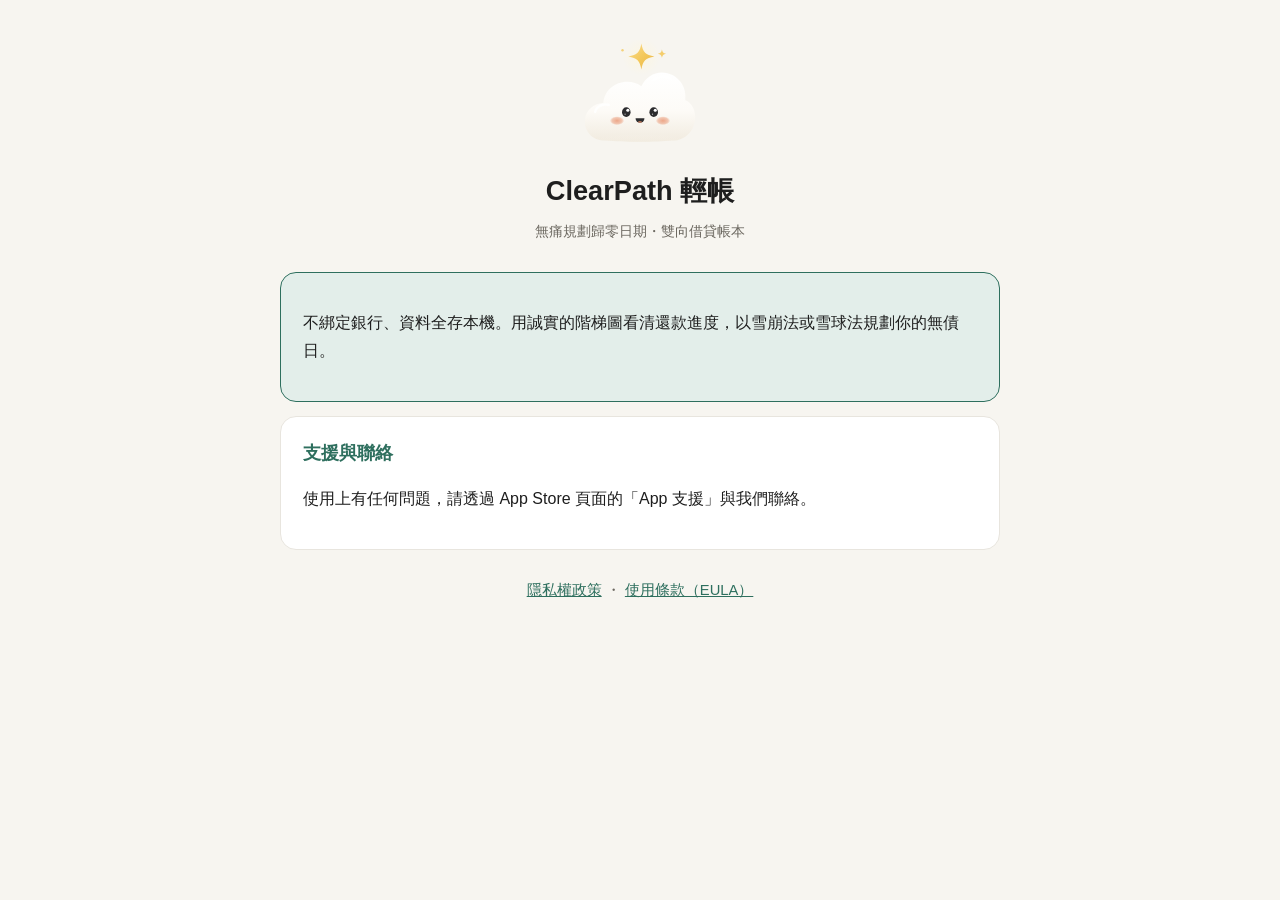
<file: index.html>
<!doctype html>
<html lang="zh-Hant-TW">
<head>
<meta charset="utf-8">
<meta name="viewport" content="width=device-width, initial-scale=1">
<title>ClearPath 輕帳 - 債務管理與還款計畫</title>
<link rel="stylesheet" href="style.css">
</head>
<body>
<main>
  <header>
    <img src="mascot.svg" alt="ClearPath 輕帳 吉祥物" width="120">
    <h1>ClearPath 輕帳</h1>
    <p class="meta">無痛規劃歸零日期・雙向借貸帳本</p>
  </header>
  <section class="highlight">
    <p>不綁定銀行、資料全存本機。用誠實的階梯圖看清還款進度，以雪崩法或雪球法規劃你的無債日。</p>
  </section>
  <section>
    <h2>支援與聯絡</h2>
    <p>使用上有任何問題，請透過 App Store 頁面的「App 支援」與我們聯絡。</p>
  </section>
  <footer>
    <a href="privacy.html">隱私權政策</a> ・ <a href="terms.html">使用條款（EULA）</a>
  </footer>
</main>
</body>
</html>
</file>
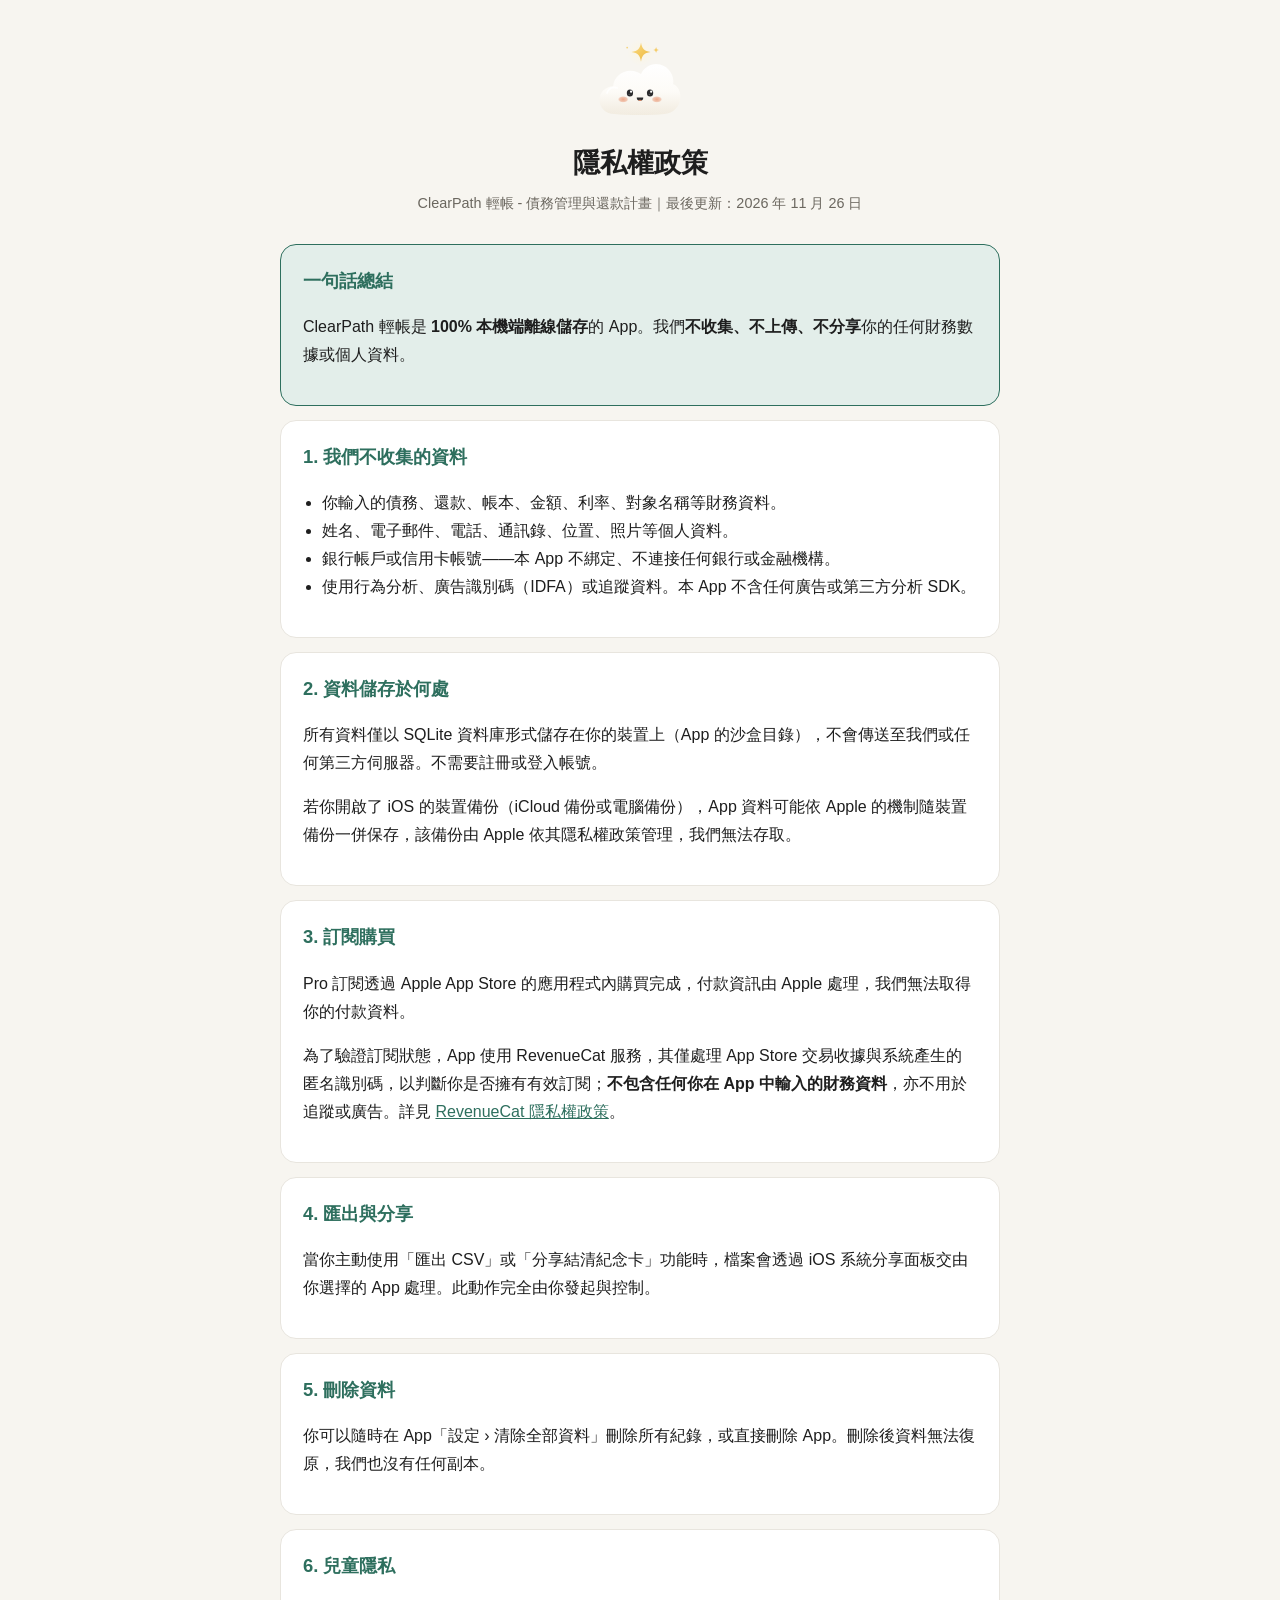
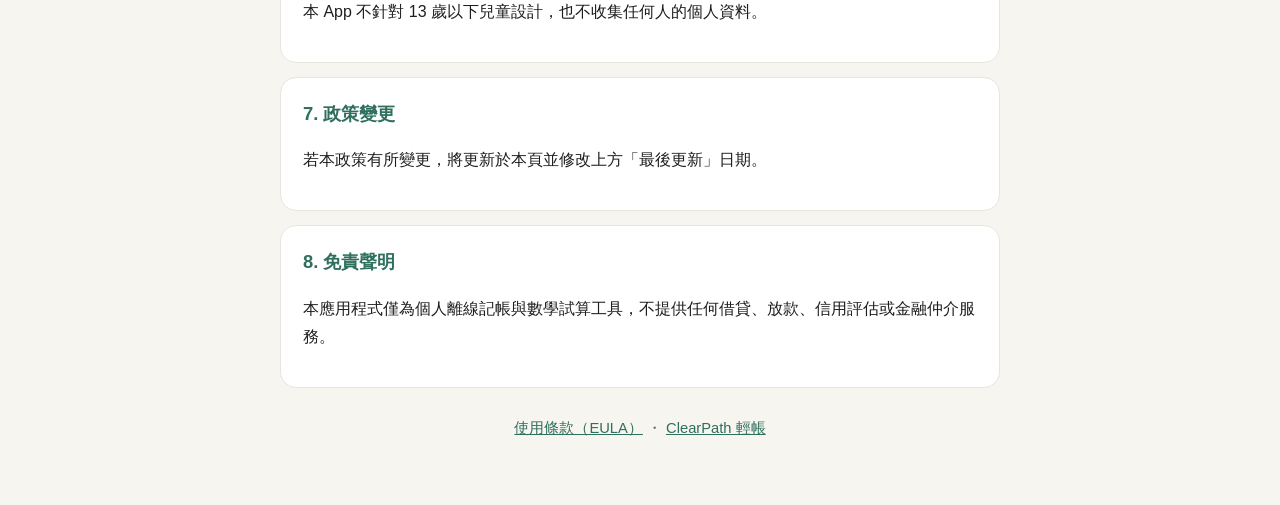
<file: privacy.html>
<!doctype html>
<html lang="zh-Hant-TW">
<head>
<meta charset="utf-8">
<meta name="viewport" content="width=device-width, initial-scale=1">
<title>隱私權政策｜ClearPath 輕帳</title>
<link rel="stylesheet" href="style.css">
</head>
<body>
<main>
  <header>
    <img src="mascot.svg" alt="ClearPath 輕帳 吉祥物" width="88">
    <h1>隱私權政策</h1>
    <p class="meta">ClearPath 輕帳 - 債務管理與還款計畫｜最後更新：2026 年 11 月 26 日</p>
  </header>

  <section class="highlight">
    <h2>一句話總結</h2>
    <p>ClearPath 輕帳是 <strong>100% 本機端離線儲存</strong>的 App。我們<strong>不收集、不上傳、不分享</strong>你的任何財務數據或個人資料。</p>
  </section>

  <section>
    <h2>1. 我們不收集的資料</h2>
    <ul>
      <li>你輸入的債務、還款、帳本、金額、利率、對象名稱等財務資料。</li>
      <li>姓名、電子郵件、電話、通訊錄、位置、照片等個人資料。</li>
      <li>銀行帳戶或信用卡帳號——本 App 不綁定、不連接任何銀行或金融機構。</li>
      <li>使用行為分析、廣告識別碼（IDFA）或追蹤資料。本 App 不含任何廣告或第三方分析 SDK。</li>
    </ul>
  </section>

  <section>
    <h2>2. 資料儲存於何處</h2>
    <p>所有資料僅以 SQLite 資料庫形式儲存在你的裝置上（App 的沙盒目錄），不會傳送至我們或任何第三方伺服器。不需要註冊或登入帳號。</p>
    <p>若你開啟了 iOS 的裝置備份（iCloud 備份或電腦備份），App 資料可能依 Apple 的機制隨裝置備份一併保存，該備份由 Apple 依其隱私權政策管理，我們無法存取。</p>
  </section>

  <section>
    <h2>3. 訂閱購買</h2>
    <p>Pro 訂閱透過 Apple App Store 的應用程式內購買完成，付款資訊由 Apple 處理，我們無法取得你的付款資料。</p>
    <p>為了驗證訂閱狀態，App 使用 RevenueCat 服務，其僅處理 App Store 交易收據與系統產生的匿名識別碼，以判斷你是否擁有有效訂閱；<strong>不包含任何你在 App 中輸入的財務資料</strong>，亦不用於追蹤或廣告。詳見 <a href="https://www.revenuecat.com/privacy">RevenueCat 隱私權政策</a>。</p>
  </section>

  <section>
    <h2>4. 匯出與分享</h2>
    <p>當你主動使用「匯出 CSV」或「分享結清紀念卡」功能時，檔案會透過 iOS 系統分享面板交由你選擇的 App 處理。此動作完全由你發起與控制。</p>
  </section>

  <section>
    <h2>5. 刪除資料</h2>
    <p>你可以隨時在 App「設定 › 清除全部資料」刪除所有紀錄，或直接刪除 App。刪除後資料無法復原，我們也沒有任何副本。</p>
  </section>

  <section>
    <h2>6. 兒童隱私</h2>
    <p>本 App 不針對 13 歲以下兒童設計，也不收集任何人的個人資料。</p>
  </section>

  <section>
    <h2>7. 政策變更</h2>
    <p>若本政策有所變更，將更新於本頁並修改上方「最後更新」日期。</p>
  </section>

  <section>
    <h2>8. 免責聲明</h2>
    <p>本應用程式僅為個人離線記帳與數學試算工具，不提供任何借貸、放款、信用評估或金融仲介服務。</p>
  </section>

  <footer>
    <a href="terms.html">使用條款（EULA）</a> ・ <a href="index.html">ClearPath 輕帳</a>
  </footer>
</main>
</body>
</html>
</file>
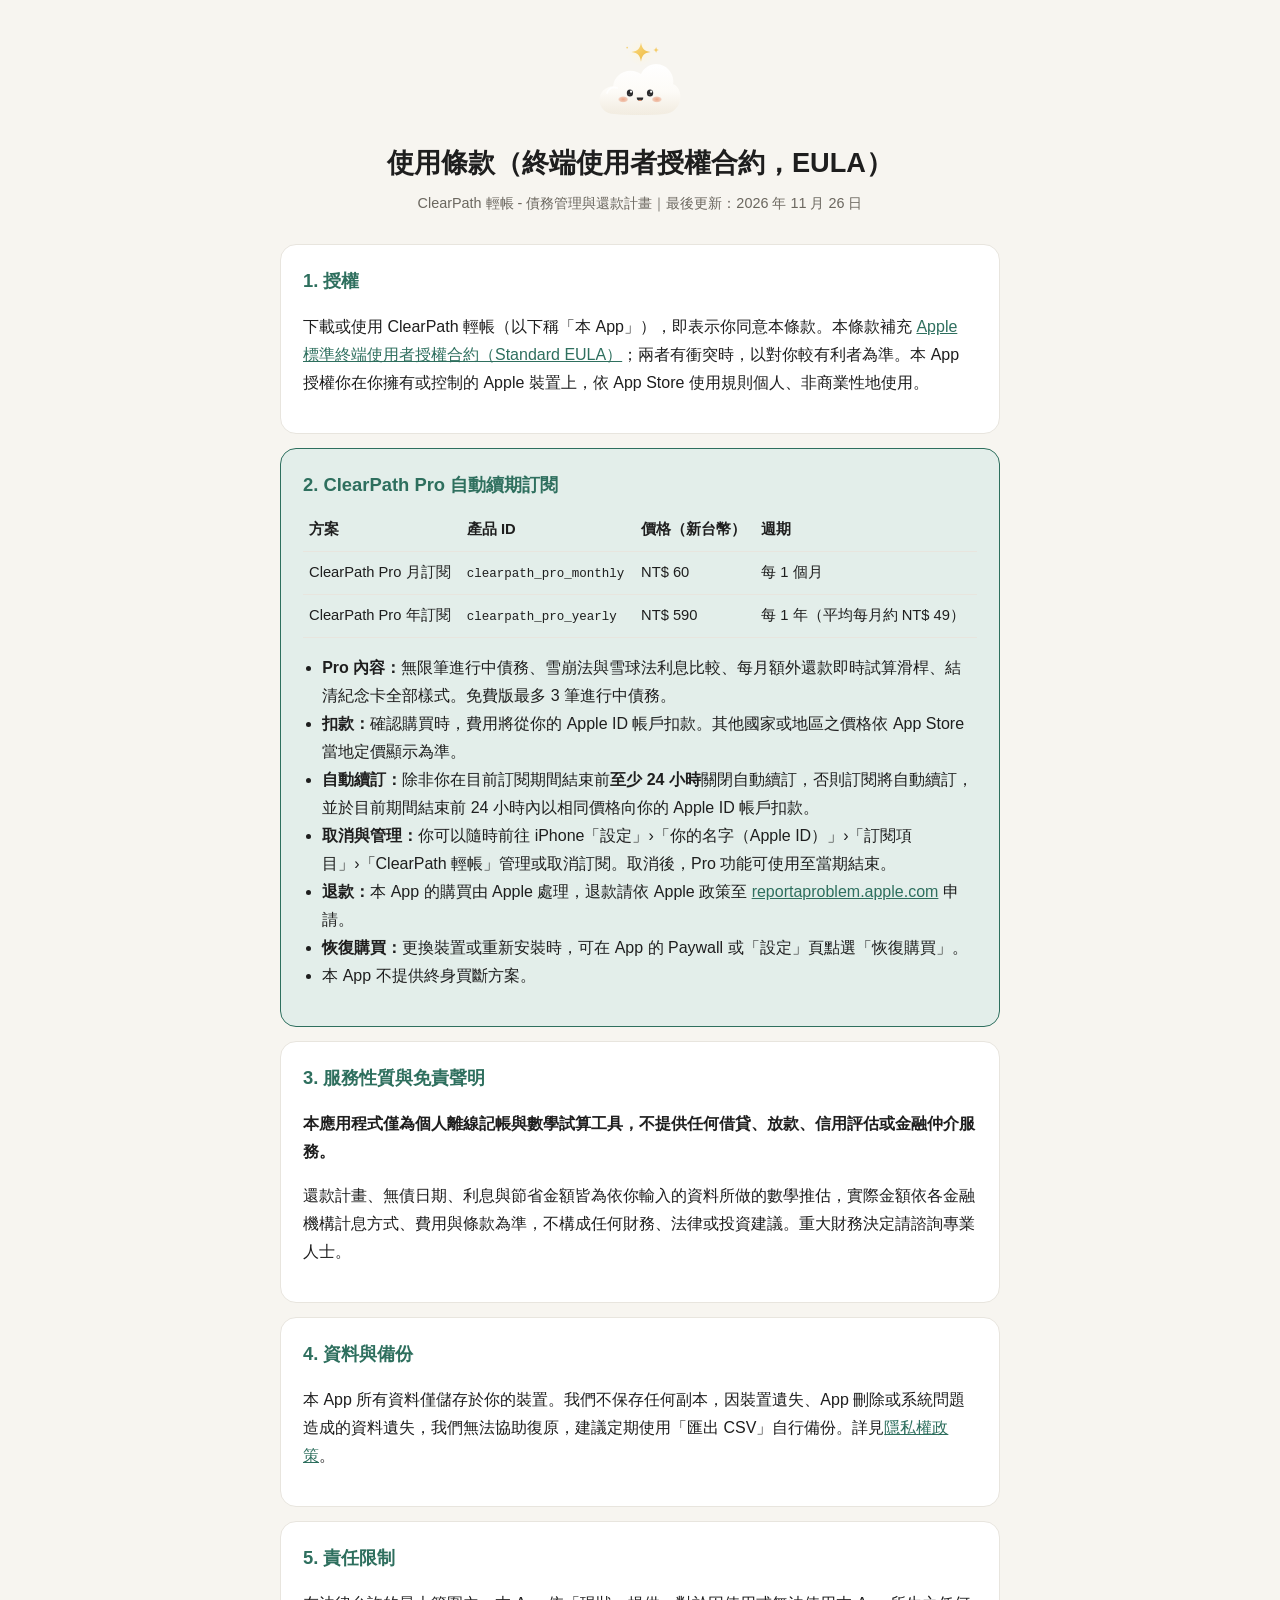
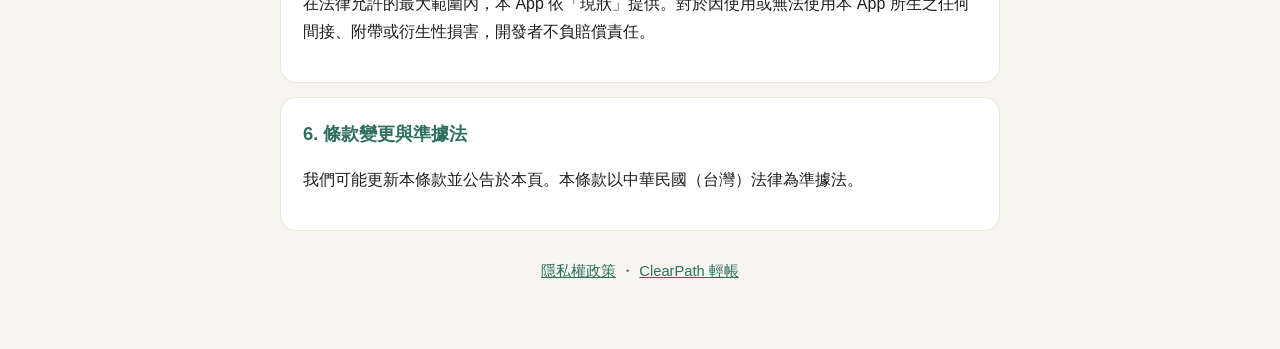
<file: terms.html>
<!doctype html>
<html lang="zh-Hant-TW">
<head>
<meta charset="utf-8">
<meta name="viewport" content="width=device-width, initial-scale=1">
<title>使用條款（EULA）｜ClearPath 輕帳</title>
<link rel="stylesheet" href="style.css">
</head>
<body>
<main>
  <header>
    <img src="mascot.svg" alt="ClearPath 輕帳 吉祥物" width="88">
    <h1>使用條款（終端使用者授權合約，EULA）</h1>
    <p class="meta">ClearPath 輕帳 - 債務管理與還款計畫｜最後更新：2026 年 11 月 26 日</p>
  </header>

  <section>
    <h2>1. 授權</h2>
    <p>下載或使用 ClearPath 輕帳（以下稱「本 App」），即表示你同意本條款。本條款補充 <a href="https://www.apple.com/legal/internet-services/itunes/dev/stdeula/">Apple 標準終端使用者授權合約（Standard EULA）</a>；兩者有衝突時，以對你較有利者為準。本 App 授權你在你擁有或控制的 Apple 裝置上，依 App Store 使用規則個人、非商業性地使用。</p>
  </section>

  <section class="highlight">
    <h2>2. ClearPath Pro 自動續期訂閱</h2>
    <table>
      <thead><tr><th>方案</th><th>產品 ID</th><th>價格（新台幣）</th><th>週期</th></tr></thead>
      <tbody>
        <tr><td>ClearPath Pro 月訂閱</td><td><code>clearpath_pro_monthly</code></td><td>NT$ 60</td><td>每 1 個月</td></tr>
        <tr><td>ClearPath Pro 年訂閱</td><td><code>clearpath_pro_yearly</code></td><td>NT$ 590</td><td>每 1 年（平均每月約 NT$ 49）</td></tr>
      </tbody>
    </table>
    <ul>
      <li><strong>Pro 內容：</strong>無限筆進行中債務、雪崩法與雪球法利息比較、每月額外還款即時試算滑桿、結清紀念卡全部樣式。免費版最多 3 筆進行中債務。</li>
      <li><strong>扣款：</strong>確認購買時，費用將從你的 Apple ID 帳戶扣款。其他國家或地區之價格依 App Store 當地定價顯示為準。</li>
      <li><strong>自動續訂：</strong>除非你在目前訂閱期間結束前<strong>至少 24 小時</strong>關閉自動續訂，否則訂閱將自動續訂，並於目前期間結束前 24 小時內以相同價格向你的 Apple ID 帳戶扣款。</li>
      <li><strong>取消與管理：</strong>你可以隨時前往 iPhone「設定」›「你的名字（Apple ID）」›「訂閱項目」›「ClearPath 輕帳」管理或取消訂閱。取消後，Pro 功能可使用至當期結束。</li>
      <li><strong>退款：</strong>本 App 的購買由 Apple 處理，退款請依 Apple 政策至 <a href="https://reportaproblem.apple.com">reportaproblem.apple.com</a> 申請。</li>
      <li><strong>恢復購買：</strong>更換裝置或重新安裝時，可在 App 的 Paywall 或「設定」頁點選「恢復購買」。</li>
      <li>本 App 不提供終身買斷方案。</li>
    </ul>
  </section>

  <section>
    <h2>3. 服務性質與免責聲明</h2>
    <p><strong>本應用程式僅為個人離線記帳與數學試算工具，不提供任何借貸、放款、信用評估或金融仲介服務。</strong></p>
    <p>還款計畫、無債日期、利息與節省金額皆為依你輸入的資料所做的數學推估，實際金額依各金融機構計息方式、費用與條款為準，不構成任何財務、法律或投資建議。重大財務決定請諮詢專業人士。</p>
  </section>

  <section>
    <h2>4. 資料與備份</h2>
    <p>本 App 所有資料僅儲存於你的裝置。我們不保存任何副本，因裝置遺失、App 刪除或系統問題造成的資料遺失，我們無法協助復原，建議定期使用「匯出 CSV」自行備份。詳見<a href="privacy.html">隱私權政策</a>。</p>
  </section>

  <section>
    <h2>5. 責任限制</h2>
    <p>在法律允許的最大範圍內，本 App 依「現狀」提供。對於因使用或無法使用本 App 所生之任何間接、附帶或衍生性損害，開發者不負賠償責任。</p>
  </section>

  <section>
    <h2>6. 條款變更與準據法</h2>
    <p>我們可能更新本條款並公告於本頁。本條款以中華民國（台灣）法律為準據法。</p>
  </section>

  <footer>
    <a href="privacy.html">隱私權政策</a> ・ <a href="index.html">ClearPath 輕帳</a>
  </footer>
</main>
</body>
</html>
</file>
<file: style.css>
:root {
  --bg: #F7F5F0; --card: #FFFFFF; --border: #E8E5DE; --text: #1E1E1E;
  --muted: #6B675F; --sage: #2E6F5E; --sage-soft: #E3EEEA; --terracotta: #D96B43;
}
@media (prefers-color-scheme: dark) {
  :root {
    --bg: #181714; --card: #221F1B; --border: #35312B; --text: #EFEBE3;
    --muted: #A9A397; --sage: #6DB39D; --sage-soft: #233530; --terracotta: #EB8C66;
  }
}
* { box-sizing: border-box; }
body {
  margin: 0; background: var(--bg); color: var(--text);
  font: 16px/1.75 -apple-system, BlinkMacSystemFont, "PingFang TC", "Noto Sans TC", sans-serif;
  font-variant-numeric: tabular-nums;
}
main { max-width: 760px; margin: 0 auto; padding: 40px 20px 64px; }
header { text-align: center; margin-bottom: 28px; }
h1 { font-size: 1.7rem; margin: 12px 0 4px; }
h2 { font-size: 1.15rem; color: var(--sage); margin: 0 0 8px; }
.meta { color: var(--muted); font-size: .9rem; margin: 0; }
section {
  background: var(--card); border: 1px solid var(--border); border-radius: 16px;
  padding: 20px 22px; margin-bottom: 14px;
}
section.highlight { background: var(--sage-soft); border-color: var(--sage); }
a { color: var(--sage); }
table { width: 100%; border-collapse: collapse; margin: 8px 0 14px; font-size: .92rem; }
th, td { text-align: left; padding: 8px 6px; border-bottom: 1px solid var(--border); }
code { font-size: .85em; }
ul { padding-left: 1.2em; }
footer { text-align: center; color: var(--muted); margin-top: 28px; font-size: .92rem; }
</file>
